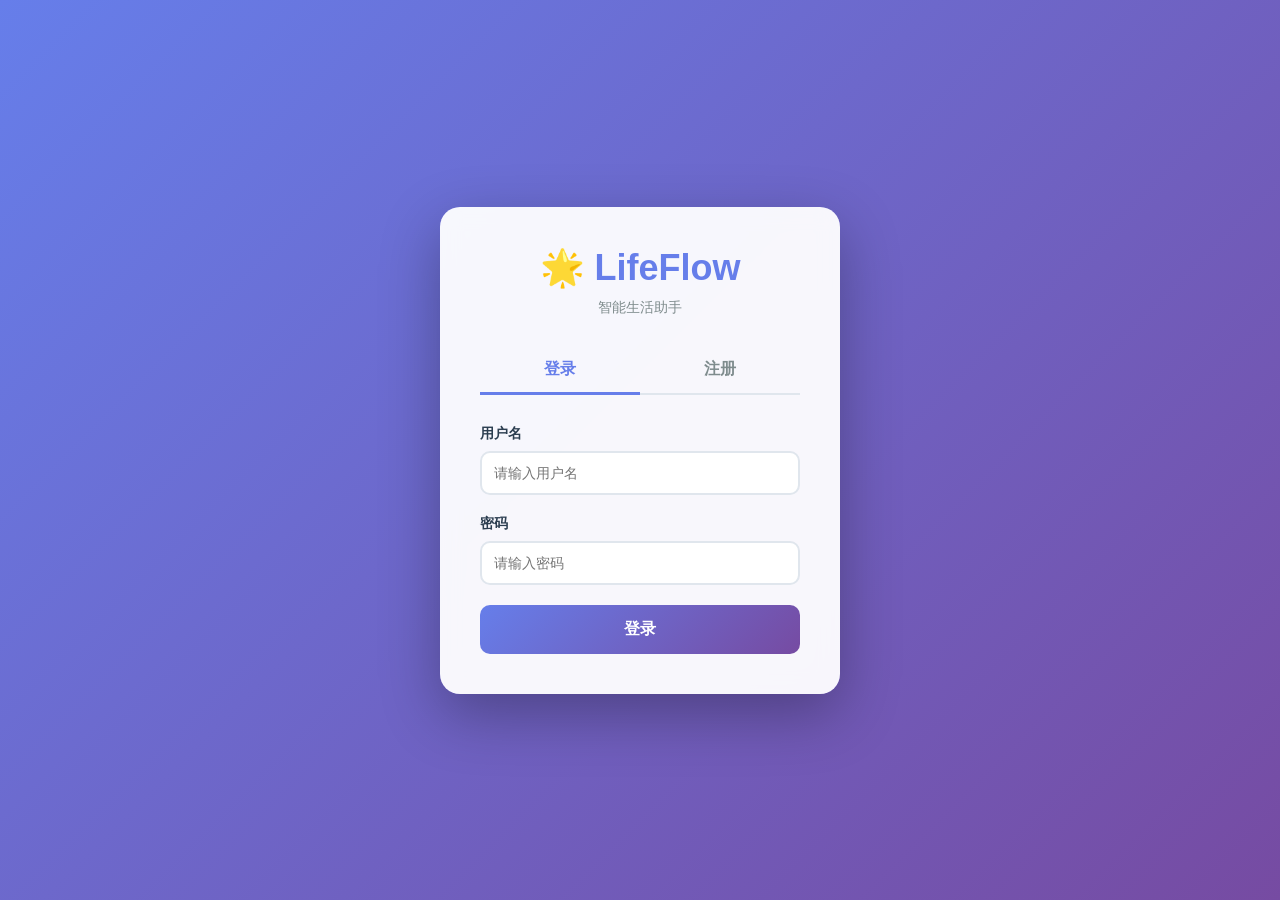
<file: login.html>
<!DOCTYPE html>
<html lang="zh-CN">
<head>
    <meta charset="UTF-8">
    <meta name="viewport" content="width=device-width, initial-scale=1.0">
    <title>登录 - LifeFlow</title>
    <style>
        * {
            margin: 0;
            padding: 0;
            box-sizing: border-box;
        }
        body {
            font-family: -apple-system, BlinkMacSystemFont, 'Segoe UI', 'PingFang SC', 'Microsoft YaHei', sans-serif;
            background: linear-gradient(135deg, #667eea 0%, #764ba2 100%);
            min-height: 100vh;
            display: flex;
            align-items: center;
            justify-content: center;
            padding: 20px;
        }
        .login-container {
            background: rgba(255,255,255,0.95);
            backdrop-filter: blur(10px);
            border-radius: 20px;
            padding: 40px;
            width: 100%;
            max-width: 400px;
            box-shadow: 0 20px 60px rgba(0,0,0,0.3);
        }
        .logo {
            text-align: center;
            margin-bottom: 30px;
        }
        .logo h1 {
            font-size: 36px;
            color: #667eea;
            margin-bottom: 10px;
        }
        .logo p {
            color: #7F8C8D;
            font-size: 14px;
        }
        .tabs {
            display: flex;
            margin-bottom: 30px;
            border-bottom: 2px solid #E0E6ED;
        }
        .tab {
            flex: 1;
            padding: 12px;
            text-align: center;
            cursor: pointer;
            color: #7F8C8D;
            font-weight: 600;
            transition: all 0.3s;
            border-bottom: 3px solid transparent;
            margin-bottom: -2px;
        }
        .tab.active {
            color: #667eea;
            border-bottom-color: #667eea;
        }
        .form-group {
            margin-bottom: 20px;
        }
        .form-group label {
            display: block;
            margin-bottom: 8px;
            color: #2C3E50;
            font-weight: 600;
            font-size: 14px;
        }
        .form-group input {
            width: 100%;
            padding: 12px;
            border: 2px solid #E0E6ED;
            border-radius: 10px;
            font-size: 14px;
            transition: all 0.3s;
        }
        .form-group input:focus {
            outline: none;
            border-color: #667eea;
        }
        .btn {
            width: 100%;
            padding: 14px;
            background: linear-gradient(135deg, #667eea 0%, #764ba2 100%);
            color: white;
            border: none;
            border-radius: 10px;
            font-size: 16px;
            font-weight: 600;
            cursor: pointer;
            transition: all 0.3s;
        }
        .btn:hover {
            transform: translateY(-2px);
            box-shadow: 0 10px 20px rgba(102,126,234,0.3);
        }
        .form-content {
            display: none;
        }
        .form-content.active {
            display: block;
        }
        .error {
            color: #E74C3C;
            font-size: 12px;
            margin-top: 5px;
            display: none;
        }
        .success {
            color: #27AE60;
            font-size: 12px;
            margin-top: 5px;
            display: none;
        }
    </style>
</head>
<body>
    <div class="login-container">
        <div class="logo">
            <h1>🌟 LifeFlow</h1>
            <p>智能生活助手</p>
        </div>

        <div class="tabs">
            <div class="tab active" onclick="switchTab('login')">登录</div>
            <div class="tab" onclick="switchTab('register')">注册</div>
        </div>

        <!-- 登录表单 -->
        <div id="loginForm" class="form-content active">
            <div class="form-group">
                <label>用户名</label>
                <input type="text" id="loginUsername" placeholder="请输入用户名" />
                <div class="error" id="loginUsernameError"></div>
            </div>
            <div class="form-group">
                <label>密码</label>
                <input type="password" id="loginPassword" placeholder="请输入密码" />
                <div class="error" id="loginPasswordError"></div>
            </div>
            <button class="btn" onclick="handleLogin()">登录</button>
        </div>

        <!-- 注册表单 -->
        <div id="registerForm" class="form-content">
            <div class="form-group">
                <label>用户名</label>
                <input type="text" id="registerUsername" placeholder="请输入用户名（3-20个字符）" />
                <div class="error" id="registerUsernameError"></div>
            </div>
            <div class="form-group">
                <label>密码</label>
                <input type="password" id="registerPassword" placeholder="请输入密码（至少6个字符）" />
                <div class="error" id="registerPasswordError"></div>
            </div>
            <div class="form-group">
                <label>确认密码</label>
                <input type="password" id="registerPasswordConfirm" placeholder="请再次输入密码" />
                <div class="error" id="registerPasswordConfirmError"></div>
            </div>
            <button class="btn" onclick="handleRegister()">注册</button>
            <div class="success" id="registerSuccess">注册成功！正在跳转...</div>
        </div>
    </div>

    <script>
        function switchTab(tab) {
            // 切换标签
            document.querySelectorAll('.tab').forEach(t => t.classList.remove('active'));
            document.querySelectorAll('.form-content').forEach(f => f.classList.remove('active'));
            
            if (tab === 'login') {
                document.querySelectorAll('.tab')[0].classList.add('active');
                document.getElementById('loginForm').classList.add('active');
            } else {
                document.querySelectorAll('.tab')[1].classList.add('active');
                document.getElementById('registerForm').classList.add('active');
            }
            
            // 清除错误信息
            document.querySelectorAll('.error, .success').forEach(e => {
                e.style.display = 'none';
                e.textContent = '';
            });
        }

        function handleLogin() {
            const username = document.getElementById('loginUsername').value.trim();
            const password = document.getElementById('loginPassword').value;
            
            // 清除之前的错误
            document.querySelectorAll('.error').forEach(e => e.style.display = 'none');
            
            // 验证
            if (!username) {
                showError('loginUsernameError', '请输入用户名');
                return;
            }
            
            if (!password) {
                showError('loginPasswordError', '请输入密码');
                return;
            }
            
            // 获取用户数据
            const users = JSON.parse(localStorage.getItem('lifeflow_users') || '{}');
            
            if (!users[username]) {
                showError('loginUsernameError', '用户名不存在');
                return;
            }
            
            if (users[username].password !== password) {
                showError('loginPasswordError', '密码错误');
                return;
            }
            
            // 登录成功
            const oldUser = localStorage.getItem('lifeflow_current_user');
            localStorage.setItem('lifeflow_current_user', username);
            
            // 如果用户切换了，触发事件
            if (oldUser && oldUser !== username) {
                window.dispatchEvent(new CustomEvent('lifeflow:user:changed', {
                    detail: { oldUser, newUser: username }
                }));
            }
            
            window.location.href = 'index.html';
        }

        function handleRegister() {
            const username = document.getElementById('registerUsername').value.trim();
            const password = document.getElementById('registerPassword').value;
            const passwordConfirm = document.getElementById('registerPasswordConfirm').value;
            
            // 清除之前的错误
            document.querySelectorAll('.error, .success').forEach(e => e.style.display = 'none');
            
            // 验证用户名
            if (!username) {
                showError('registerUsernameError', '请输入用户名');
                return;
            }
            
            if (username.length < 3 || username.length > 20) {
                showError('registerUsernameError', '用户名长度应为3-20个字符');
                return;
            }
            
            // 验证密码
            if (!password) {
                showError('registerPasswordError', '请输入密码');
                return;
            }
            
            if (password.length < 6) {
                showError('registerPasswordError', '密码至少需要6个字符');
                return;
            }
            
            // 验证确认密码
            if (password !== passwordConfirm) {
                showError('registerPasswordConfirmError', '两次输入的密码不一致');
                return;
            }
            
            // 检查用户名是否已存在
            const users = JSON.parse(localStorage.getItem('lifeflow_users') || '{}');
            
            if (users[username]) {
                showError('registerUsernameError', '用户名已存在');
                return;
            }
            
            // 注册成功
            users[username] = {
                password: password,
                createdAt: new Date().toISOString()
            };
            
            localStorage.setItem('lifeflow_users', JSON.stringify(users));
            
            const oldUser = localStorage.getItem('lifeflow_current_user');
            localStorage.setItem('lifeflow_current_user', username);
            
            // 如果用户切换了，触发事件
            if (oldUser && oldUser !== username) {
                window.dispatchEvent(new CustomEvent('lifeflow:user:changed', {
                    detail: { oldUser, newUser: username }
                }));
            }
            
            // 显示成功消息
            document.getElementById('registerSuccess').style.display = 'block';
            
            // 跳转到首页
            setTimeout(() => {
                window.location.href = 'index.html';
            }, 1500);
        }

        function showError(elementId, message) {
            const element = document.getElementById(elementId);
            element.textContent = message;
            element.style.display = 'block';
        }

        // 如果已登录，直接跳转
        if (localStorage.getItem('lifeflow_current_user')) {
            window.location.href = 'index.html';
        }
    </script>
</body>
</html>
</file>
